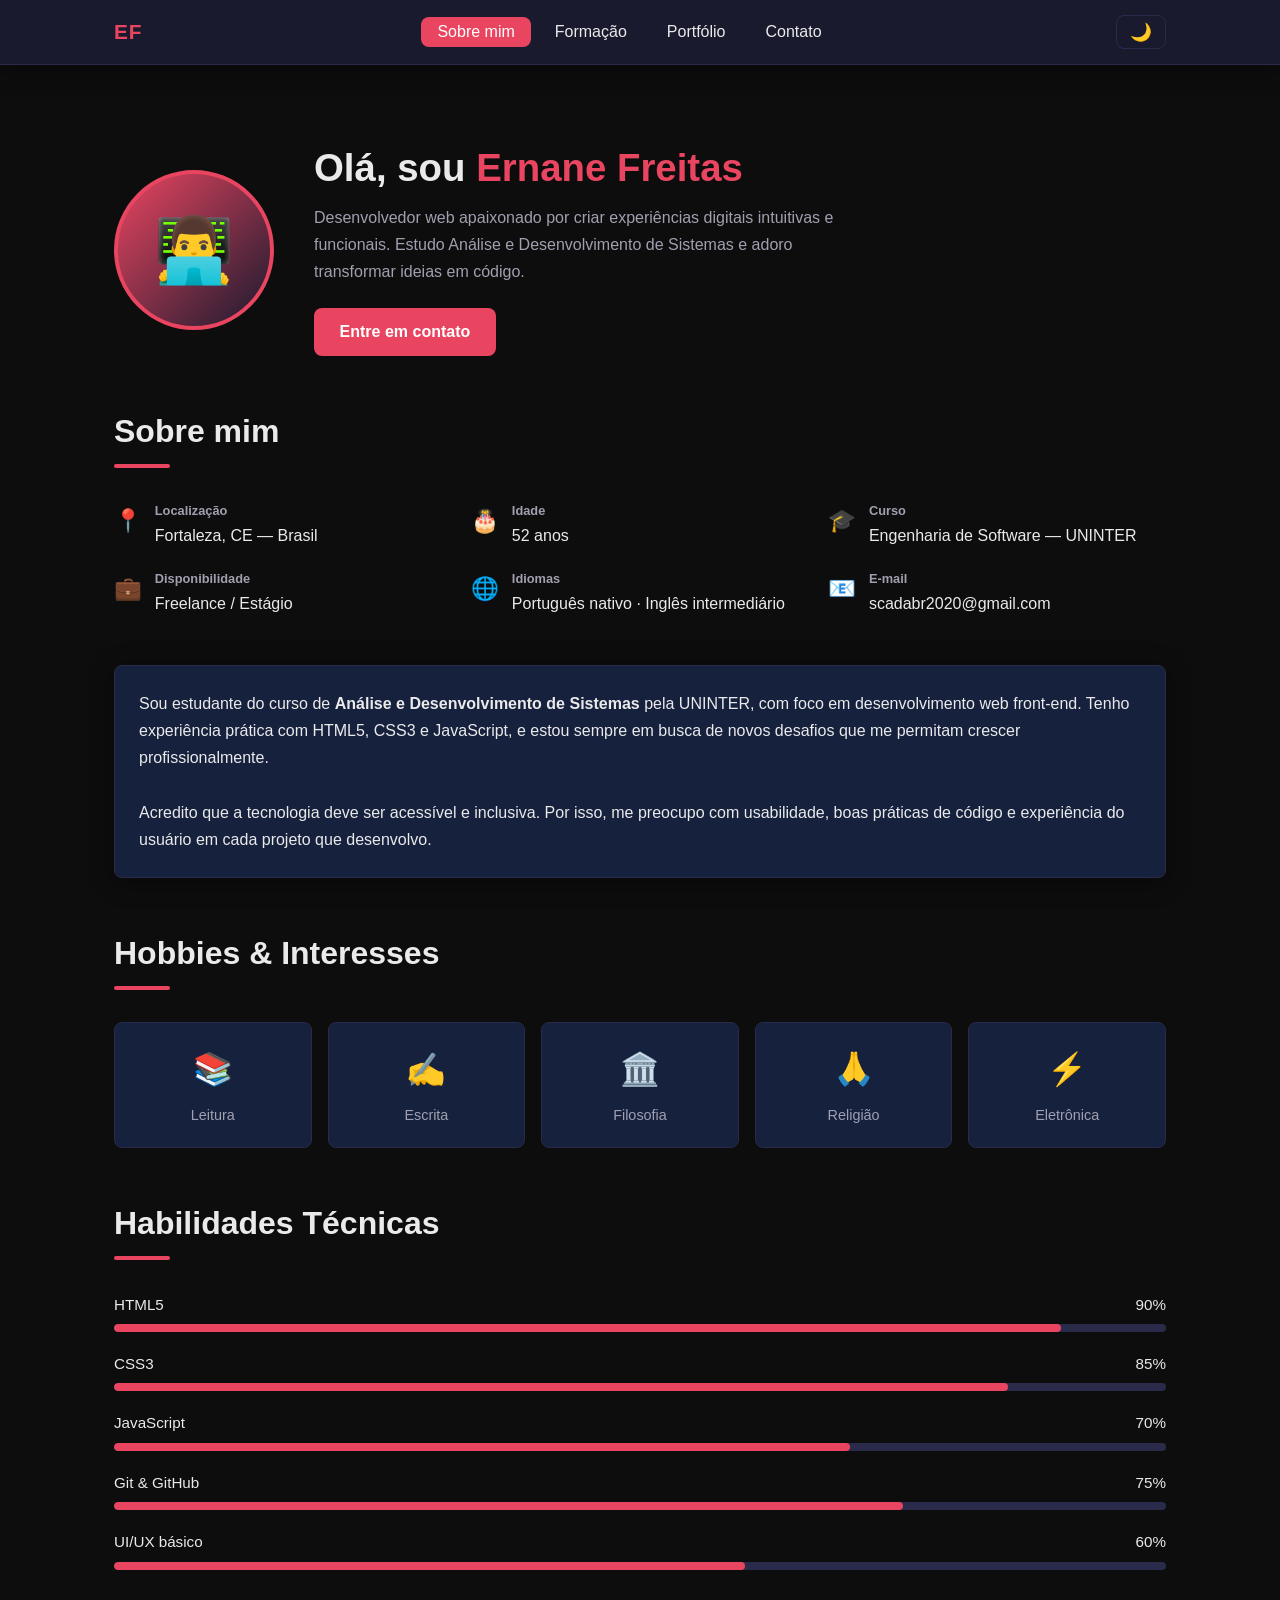
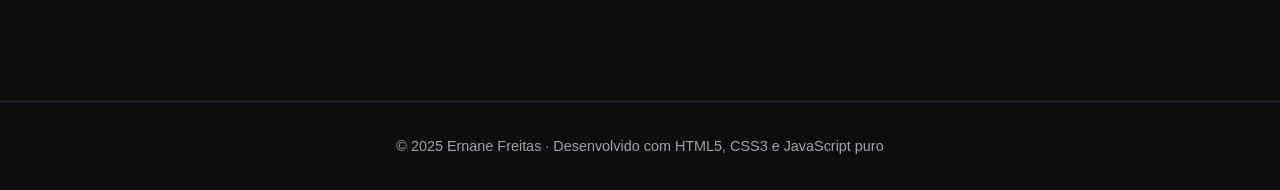
<file: index.html>
<!DOCTYPE html>
<html lang="pt-BR">
<head>
  <meta charset="UTF-8" />
  <meta name="viewport" content="width=device-width, initial-scale=1.0" />
  <title>Ernane Freitas — Sobre Mim</title>
  <link rel="stylesheet" href="style.css" />

  <!-- Estilos específicos desta página -->
  <style>
    /* --- Hero / apresentação --- */
    .hero {
      display: flex;
      align-items: center;
      gap: 2.5rem;
      padding: 2rem 0 3rem;
      flex-wrap: wrap;
    }

    .hero-avatar {
      width: 160px; height: 160px;
      border-radius: 50%;
      border: 4px solid var(--accent);
      object-fit: cover;
      /* Placeholder colorido quando não há imagem real */
      background: linear-gradient(135deg, var(--accent), var(--bg-secondary));
      display: flex; align-items: center; justify-content: center;
      font-size: 4rem;
      flex-shrink: 0;
    }

    .hero-text h1 {
      font-size: 2.4rem;
      font-weight: 800;
      line-height: 1.2;
    }

    .hero-text h1 span { color: var(--accent); }

    .hero-text p {
      color: var(--text-muted);
      margin: 0.8rem 0 1.4rem;
      max-width: 520px;
    }

    /* --- Grid de informações --- */
    .info-grid {
      display: grid;
      grid-template-columns: repeat(auto-fit, minmax(260px, 1fr));
      gap: 1.2rem;
      margin-bottom: 3rem;
    }

    .info-item {
      display: flex;
      align-items: flex-start;
      gap: 0.8rem;
    }

    .info-icon {
      font-size: 1.4rem;
      margin-top: 2px;
      flex-shrink: 0;
    }

    .info-item strong { display: block; font-size: 0.8rem; color: var(--text-muted); }
    .info-item span   { font-weight: 500; }

    /* --- Hobbies --- */
    .hobbies-grid {
      display: grid;
      grid-template-columns: repeat(auto-fit, minmax(150px, 1fr));
      gap: 1rem;
      margin-top: 1rem;
    }

    .hobby-card {
      background: var(--bg-card);
      border: 1px solid var(--border);
      border-radius: var(--radius);
      padding: 1.2rem;
      text-align: center;
      transition: border-color var(--transition), transform var(--transition);
    }
    .hobby-card:hover {
      border-color: var(--accent);
      transform: translateY(-4px);
    }

    .hobby-card span { font-size: 2rem; display: block; margin-bottom: 0.4rem; }
    .hobby-card p    { font-size: 0.9rem; color: var(--text-muted); }

    /* --- Habilidades / barra de progresso --- */
    .skills { margin-top: 3rem; }

    .skill-item { margin-bottom: 1.2rem; }
    .skill-label {
      display: flex;
      justify-content: space-between;
      font-weight: 500;
      margin-bottom: 0.4rem;
      font-size: 0.95rem;
    }

    .skill-bar {
      height: 8px;
      background: var(--border);
      border-radius: 4px;
      overflow: hidden;
    }

    .skill-fill {
      height: 100%;
      background: var(--accent);
      border-radius: 4px;
      width: 0; /* começa em 0 — animado pelo JS */
      transition: width 1s ease;
    }

    @media (max-width: 600px) {
      .hero-text h1 { font-size: 1.8rem; }
    }
  </style>
</head>
<body>

  <!-- ========== CABEÇALHO / MENU ========== -->
  <header>
    <nav>
      <span class="nav-logo">EF</span>

      <!-- Links de navegação — o mesmo em todas as páginas -->
      <ul class="nav-links" id="nav-links">
        <li><a href="index.html" class="active">Sobre mim</a></li>
        <li><a href="formacao.html">Formação</a></li>
        <li><a href="portfolio.html">Portfólio</a></li>
        <li><a href="contato.html">Contato</a></li>
      </ul>

      <div style="display:flex; gap:0.6rem; align-items:center;">
        <!-- Botão de alternância de tema claro/escuro -->
        <button id="theme-toggle" title="Alternar tema">🌙</button>
        <!-- Botão hambúrguer para mobile -->
        <button id="menu-toggle" aria-label="Abrir menu">☰</button>
      </div>
    </nav>
  </header>

  <!-- ========== CONTEÚDO PRINCIPAL ========== -->
  <main>

    <!-- Seção Hero -->
    <section class="hero">
      <!-- Avatar com emoji como placeholder -->
      <div class="hero-avatar" role="img" aria-label="Foto de Lucas Mendes">👨‍💻</div>

      <div class="hero-text">
        <h1>Olá, sou <span>Ernane Freitas</span></h1>
        <p>
          Desenvolvedor web apaixonado por criar experiências digitais
          intuitivas e funcionais. Estudo Análise e Desenvolvimento de Sistemas
          e adoro transformar ideias em código.
        </p>
        <a href="contato.html" class="btn">Entre em contato</a>
      </div>
    </section>

    <!-- Informações pessoais -->
    <section>
      <h2 class="section-title">Sobre mim</h2>

      <div class="info-grid">
        <div class="info-item">
          <span class="info-icon">📍</span>
          <div>
            <strong>Localização</strong>
            <span>Fortaleza, CE — Brasil</span>
          </div>
        </div>
        <div class="info-item">
          <span class="info-icon">🎂</span>
          <div>
            <strong>Idade</strong>
            <span>52 anos</span>
          </div>
        </div>
        <div class="info-item">
          <span class="info-icon">🎓</span>
          <div>
            <strong>Curso</strong>
            <span>Engenharia de Software — UNINTER</span>
          </div>
        </div>
        <div class="info-item">
          <span class="info-icon">💼</span>
          <div>
            <strong>Disponibilidade</strong>
            <span>Freelance / Estágio</span>
          </div>
        </div>
        <div class="info-item">
          <span class="info-icon">🌐</span>
          <div>
            <strong>Idiomas</strong>
            <span>Português nativo · Inglês intermediário</span>
          </div>
        </div>
        <div class="info-item">
          <span class="info-icon">📧</span>
          <div>
            <strong>E-mail</strong>
            <span>scadabr2020@gmail.com</span>
          </div>
        </div>
      </div>

      <!-- Parágrafo de apresentação -->
      <div class="card">
        <p>
          Sou estudante do curso de <strong>Análise e Desenvolvimento de Sistemas</strong>
          pela UNINTER, com foco em desenvolvimento web front-end. Tenho experiência prática
          com HTML5, CSS3 e JavaScript, e estou sempre em busca de novos desafios que me
          permitam crescer profissionalmente.
        </p>
        <br>
        <p>
          Acredito que a tecnologia deve ser acessível e inclusiva. Por isso, me preocupo
          com usabilidade, boas práticas de código e experiência do usuário em cada projeto
          que desenvolvo.
        </p>
      </div>
    </section>

    <!-- Hobbies -->
    <section style="margin-top:3rem;">
      <h2 class="section-title">Hobbies & Interesses</h2>

      <div class="hobbies-grid">
        <div class="hobby-card">
          <span>📚</span>
          <p>Leitura</p>
        </div>
        <div class="hobby-card">
          <span>✍️</span>
          <p>Escrita</p>
        </div>
        <div class="hobby-card">
          <span>🏛️</span>
          <p>Filosofia</p>
        </div>
        <div class="hobby-card">
          <span>🙏</span>
          <p>Religião</p>
        </div>
        <div class="hobby-card">
          <span>⚡</span>
          <p>Eletrônica</p>
        </div>
      </div>
    </section>

    <!-- Habilidades técnicas com barra animada -->
    <section class="skills">
      <h2 class="section-title">Habilidades Técnicas</h2>

      <div class="skill-item">
        <div class="skill-label"><span>HTML5</span><span>90%</span></div>
        <div class="skill-bar"><div class="skill-fill" data-width="90"></div></div>
      </div>

      <div class="skill-item">
        <div class="skill-label"><span>CSS3</span><span>85%</span></div>
        <div class="skill-bar"><div class="skill-fill" data-width="85"></div></div>
      </div>

      <div class="skill-item">
        <div class="skill-label"><span>JavaScript</span><span>70%</span></div>
        <div class="skill-bar"><div class="skill-fill" data-width="70"></div></div>
      </div>

      <div class="skill-item">
        <div class="skill-label"><span>Git & GitHub</span><span>75%</span></div>
        <div class="skill-bar"><div class="skill-fill" data-width="75"></div></div>
      </div>

      <div class="skill-item">
        <div class="skill-label"><span>UI/UX básico</span><span>60%</span></div>
        <div class="skill-bar"><div class="skill-fill" data-width="60"></div></div>
      </div>
    </section>

  </main>

  <!-- ========== RODAPÉ ========== -->
  <footer>
    <p>© 2025 Ernane Freitas · Desenvolvido com HTML5, CSS3 e JavaScript puro</p>
  </footer>

  <!-- ========== SCRIPTS ========== -->
  <script src="main.js"></script>

  <script>
    /*
     * Animação das barras de habilidade:
     * Usa IntersectionObserver para acionar a animação
     * apenas quando a seção entra na viewport.
     */
    const fills = document.querySelectorAll('.skill-fill');

    const observer = new IntersectionObserver((entries) => {
      entries.forEach(entry => {
        if (entry.isIntersecting) {
          const el = entry.target;
          el.style.width = el.dataset.width + '%';
          observer.unobserve(el); // anima apenas uma vez
        }
      });
    }, { threshold: 0.3 });

    fills.forEach(f => observer.observe(f));
  </script>

</body>
</html>
</file>
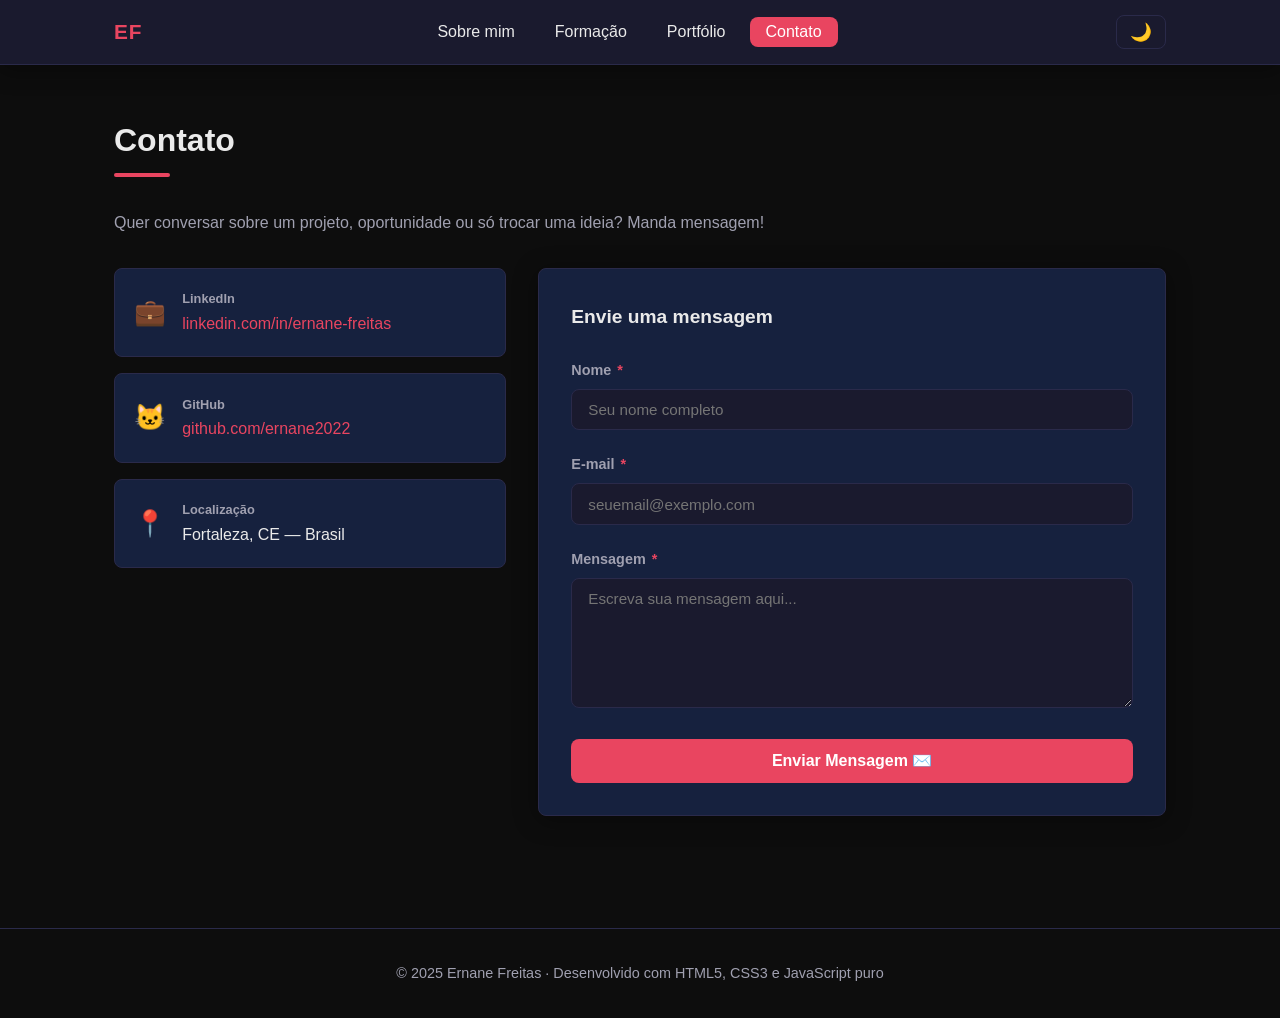
<file: contato.html>
<!DOCTYPE html>
<html lang="pt-BR">
<head>
  <meta charset="UTF-8" />
  <meta name="viewport" content="width=device-width, initial-scale=1.0" />
  <title>Ernane Freitas — Contato</title>
  <link rel="stylesheet" href="style.css" />

  <style>
    .contact-grid {
      display: grid;
      grid-template-columns: 1fr 1.6fr;
      gap: 2rem;
      align-items: start;
    }

    @media (max-width: 768px) {
      .contact-grid { grid-template-columns: 1fr; }
    }

    .contact-info { display: flex; flex-direction: column; gap: 1rem; }

    .contact-item {
      background: var(--bg-card);
      border: 1px solid var(--border);
      border-radius: var(--radius);
      padding: 1.2rem;
      display: flex;
      align-items: center;
      gap: 1rem;
      transition: border-color var(--transition);
    }
    .contact-item:hover { border-color: var(--accent); }

    .contact-item-icon { font-size: 1.6rem; flex-shrink: 0; }
    .contact-item-info strong { display: block; font-size: 0.8rem; color: var(--text-muted); }
    .contact-item-info span   { font-weight: 500; }

    .form-card {
      background: var(--bg-card);
      border: 1px solid var(--border);
      border-radius: var(--radius);
      padding: 2rem;
      box-shadow: var(--shadow);
    }

    .form-group { margin-bottom: 1.4rem; }

    label {
      display: block;
      font-size: 0.9rem;
      font-weight: 600;
      margin-bottom: 0.4rem;
      color: var(--text-muted);
    }

    label .required { color: var(--accent); margin-left: 2px; }

    input[type="text"],
    input[type="email"],
    textarea {
      width: 100%;
      background: var(--bg-secondary);
      border: 1px solid var(--border);
      border-radius: var(--radius);
      padding: 0.7rem 1rem;
      color: var(--text-primary);
      font-family: var(--font-main);
      font-size: 0.95rem;
      transition: border-color var(--transition), box-shadow var(--transition);
      outline: none;
    }

    input[type="text"]:focus,
    input[type="email"]:focus,
    textarea:focus {
      border-color: var(--accent);
      box-shadow: 0 0 0 3px rgba(233,69,96,0.2);
    }

    input.error, textarea.error {
      border-color: var(--error) !important;
      box-shadow: 0 0 0 3px rgba(248,113,113,0.2) !important;
    }

    textarea { resize: vertical; min-height: 130px; }

    .field-error {
      display: none;
      color: var(--error);
      font-size: 0.82rem;
      margin-top: 0.3rem;
    }

    .btn-full { width: 100%; padding: 0.8rem; font-size: 1rem; }

    .modal-overlay {
      display: none;
      position: fixed;
      inset: 0;
      background: rgba(0,0,0,0.65);
      z-index: 200;
      align-items: center;
      justify-content: center;
    }

    .modal-overlay.show { display: flex; }

    .modal-box {
      background: var(--bg-card);
      border: 1px solid var(--border);
      border-radius: var(--radius);
      padding: 2.5rem;
      max-width: 420px;
      width: 90%;
      text-align: center;
      box-shadow: var(--shadow);
      animation: scaleIn 0.25s ease;
    }

    @keyframes scaleIn {
      from { transform: scale(0.85); opacity: 0; }
      to   { transform: scale(1);    opacity: 1; }
    }

    .modal-icon  { font-size: 3.5rem; margin-bottom: 1rem; }
    .modal-title { font-size: 1.4rem; font-weight: 700; margin-bottom: 0.5rem; }
    .modal-text  { color: var(--text-muted); margin-bottom: 1.5rem; }
  </style>
</head>
<body>

  <!-- ========== MENU ========== -->
  <header>
    <nav>
      <span class="nav-logo">EF</span>
      <ul class="nav-links" id="nav-links">
        <li><a href="index.html">Sobre mim</a></li>
        <li><a href="formacao.html">Formação</a></li>
        <li><a href="portfolio.html">Portfólio</a></li>
        <li><a href="contato.html" class="active">Contato</a></li>
      </ul>
      <div style="display:flex; gap:0.6rem; align-items:center;">
        <button id="theme-toggle" title="Alternar tema">🌙</button>
        <button id="menu-toggle" aria-label="Abrir menu">☰</button>
      </div>
    </nav>
  </header>

  <!-- ========== CONTEÚDO ========== -->
  <main>
    <h2 class="section-title">Contato</h2>
    <p style="color:var(--text-muted); margin-bottom:2rem;">
      Quer conversar sobre um projeto, oportunidade ou só trocar uma ideia? Manda mensagem!
    </p>

    <div class="contact-grid">

      <!-- Coluna esquerda: apenas LinkedIn e GitHub -->
      <div class="contact-info">
        <div class="contact-item">
          <span class="contact-item-icon">💼</span>
          <div class="contact-item-info">
            <strong>LinkedIn</strong>
            <span><a href="https://www.linkedin.com/in/ernane-freitas-473609228/" target="_blank" rel="noopener">linkedin.com/in/ernane-freitas</a></span>
          </div>
        </div>
        <div class="contact-item">
          <span class="contact-item-icon">🐱</span>
          <div class="contact-item-info">
            <strong>GitHub</strong>
            <span><a href="https://github.com/ernane2022" target="_blank" rel="noopener">github.com/ernane2022</a></span>
          </div>
        </div>
        <div class="contact-item">
          <span class="contact-item-icon">📍</span>
          <div class="contact-item-info">
            <strong>Localização</strong>
            <span>Fortaleza, CE — Brasil</span>
          </div>
        </div>
      </div>

      <!-- Coluna direita: formulário -->
      <div class="form-card">
        <h3 style="margin-bottom:1.5rem; font-size:1.2rem;">Envie uma mensagem</h3>

        <form id="contact-form" action="https://formspree.io/f/xeedrowe" method="POST" novalidate>

          <div class="form-group">
            <label for="nome">Nome <span class="required">*</span></label>
            <input type="text" id="nome" name="nome" placeholder="Seu nome completo" autocomplete="name" />
            <span class="field-error" id="erro-nome">Por favor, informe seu nome.</span>
          </div>

          <div class="form-group">
            <label for="email">E-mail <span class="required">*</span></label>
            <input type="email" id="email" name="email" placeholder="seuemail@exemplo.com" autocomplete="email" />
            <span class="field-error" id="erro-email">Informe um e-mail válido (ex: usuario@dominio.com).</span>
          </div>

          <div class="form-group">
            <label for="mensagem">Mensagem <span class="required">*</span></label>
            <textarea id="mensagem" name="mensagem" placeholder="Escreva sua mensagem aqui..."></textarea>
            <span class="field-error" id="erro-mensagem">A mensagem não pode ficar em branco.</span>
          </div>

          <button type="submit" class="btn btn-full">Enviar Mensagem ✉️</button>

        </form>
      </div>

    </div>
  </main>

  <footer>
    <p>© 2025 Ernane Freitas · Desenvolvido com HTML5, CSS3 e JavaScript puro</p>
  </footer>

  <!-- Modal de confirmação -->
  <div class="modal-overlay" id="modal" role="dialog" aria-modal="true" aria-labelledby="modal-title">
    <div class="modal-box">
      <div class="modal-icon">✅</div>
      <h3 class="modal-title" id="modal-title">Mensagem enviada!</h3>
      <p class="modal-text">
        Obrigado pelo contato, <strong id="modal-nome"></strong>!<br>
        Responderei em breve.
      </p>
      <button class="btn" id="modal-close">Fechar</button>
    </div>
  </div>

  <script src="main.js"></script>

  <script>
    const form       = document.getElementById('contact-form');
    const modal      = document.getElementById('modal');
    const modalClose = document.getElementById('modal-close');
    const modalNome  = document.getElementById('modal-nome');

    function emailValido(v) {
      return /^[^\s@]+@[^\s@]+\.[^\s@]+$/.test(v.trim());
    }

    function setError(input, erroId, show) {
      const erroEl = document.getElementById(erroId);
      if (show) {
        input.classList.add('error');
        erroEl.style.display = 'block';
      } else {
        input.classList.remove('error');
        erroEl.style.display = 'none';
      }
    }

    ['nome','email','mensagem'].forEach(id => {
      document.getElementById(id).addEventListener('input', function () {
        setError(this, 'erro-' + id, false);
      });
    });

    form.addEventListener('submit', async function (e) {
      e.preventDefault();

      const nome      = document.getElementById('nome');
      const email     = document.getElementById('email');
      const mensagem  = document.getElementById('mensagem');
      const btnEnviar = form.querySelector('button[type="submit"]');

      let valido = true;

      if (nome.value.trim() === '') { setError(nome, 'erro-nome', true); valido = false; }
      if (!emailValido(email.value)) { setError(email, 'erro-email', true); valido = false; }
      if (mensagem.value.trim() === '') { setError(mensagem, 'erro-mensagem', true); valido = false; }

      if (!valido) return;

      btnEnviar.disabled    = true;
      btnEnviar.textContent = 'Enviando...';

      try {
        const resposta = await fetch(form.action, {
          method:  'POST',
          headers: { 'Accept': 'application/json' },
          body:    new FormData(form)
        });

        if (resposta.ok) {
          modalNome.textContent = nome.value.trim();
          form.reset();
          modal.classList.add('show');
        } else {
          const dados = await resposta.json();
          const msg   = dados?.errors?.map(err => err.message).join(', ') || 'Erro ao enviar. Tente novamente.';
          alert('❌ ' + msg);
        }
      } catch (erro) {
        alert('❌ Não foi possível conectar. Verifique sua internet e tente novamente.');
      } finally {
        btnEnviar.disabled    = false;
        btnEnviar.textContent = 'Enviar Mensagem ✉️';
      }
    });

    modalClose.addEventListener('click', () => modal.classList.remove('show'));
    modal.addEventListener('click', (e) => { if (e.target === modal) modal.classList.remove('show'); });
  </script>

</body>
</html>
</file>
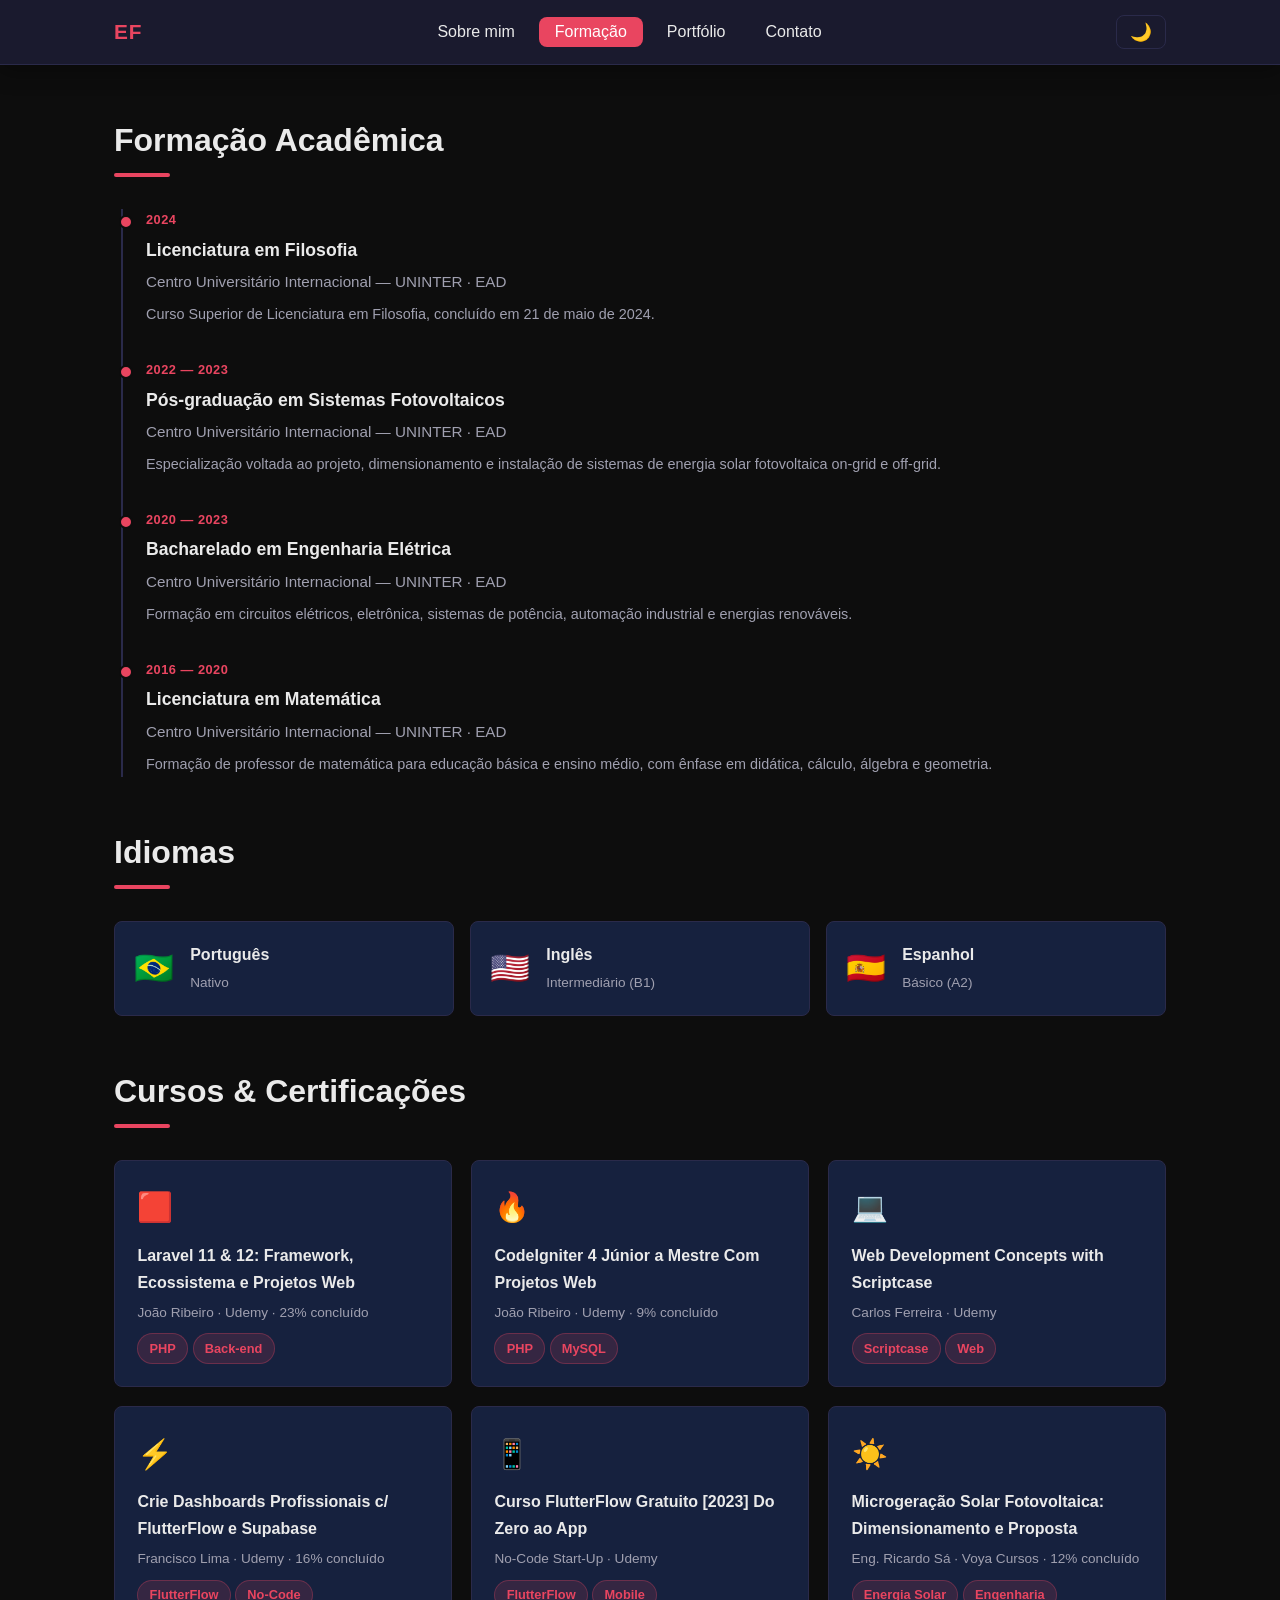
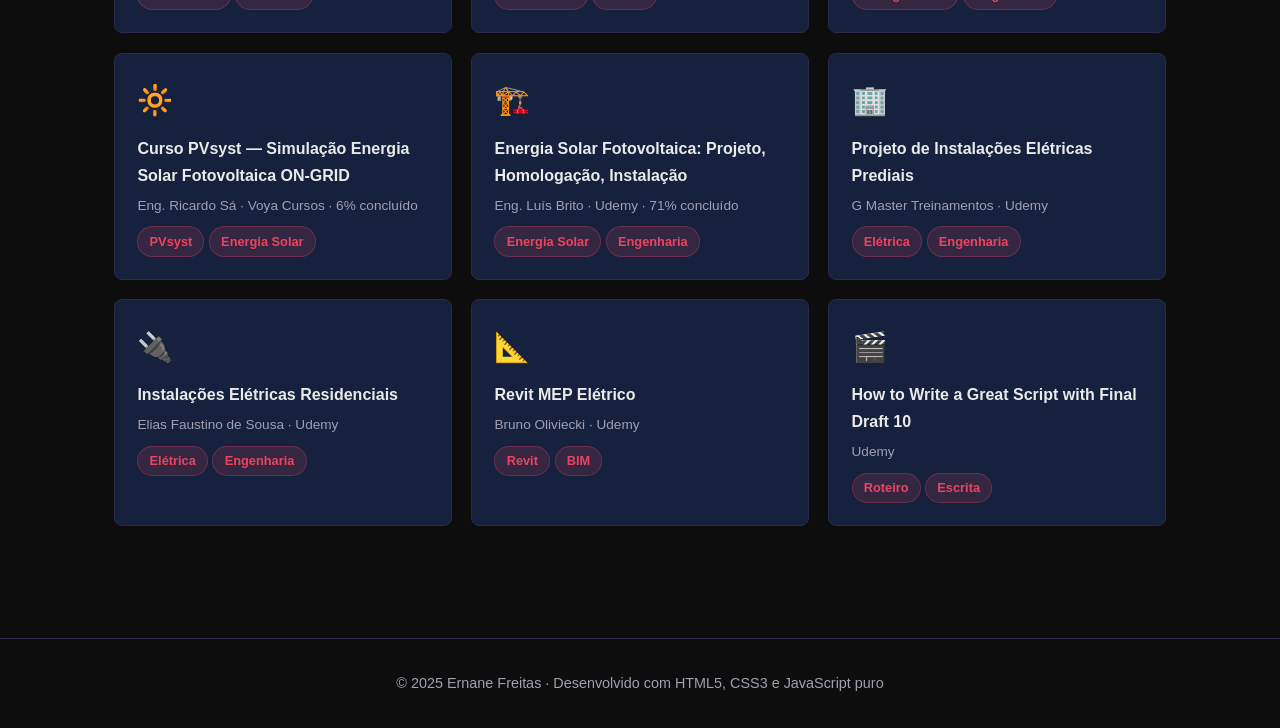
<file: formacao.html>
<!DOCTYPE html>
<html lang="pt-BR">
<head>
  <meta charset="UTF-8" />
  <meta name="viewport" content="width=device-width, initial-scale=1.0" />
  <title>Lucas Mendes — Formação</title>
  <link rel="stylesheet" href="style.css" />

  <style>
    /* --- Timeline de formação --- */
    .timeline {
      position: relative;
      padding-left: 2rem;
      margin-bottom: 3rem;
    }

    /* Linha vertical da timeline */
    .timeline::before {
      content: '';
      position: absolute;
      left: 7px; top: 0; bottom: 0;
      width: 2px;
      background: var(--border);
    }

    .timeline-item {
      position: relative;
      margin-bottom: 2rem;
    }

    /* Bolinha marcadora */
    .timeline-item::before {
      content: '';
      position: absolute;
      left: -1.7rem; top: 6px;
      width: 14px; height: 14px;
      background: var(--accent);
      border-radius: 50%;
      border: 2px solid var(--bg-primary);
    }

    .timeline-date {
      font-size: 0.8rem;
      color: var(--accent);
      font-weight: 600;
      margin-bottom: 0.3rem;
      text-transform: uppercase;
      letter-spacing: 0.5px;
    }

    .timeline-title {
      font-size: 1.1rem;
      font-weight: 700;
      margin-bottom: 0.2rem;
    }

    .timeline-sub {
      color: var(--text-muted);
      font-size: 0.95rem;
      margin-bottom: 0.5rem;
    }

    .timeline-desc {
      font-size: 0.9rem;
      color: var(--text-muted);
    }

    /* --- Grid de idiomas --- */
    .lang-grid {
      display: grid;
      grid-template-columns: repeat(auto-fit, minmax(200px, 1fr));
      gap: 1rem;
      margin-top: 1rem;
    }

    .lang-card {
      background: var(--bg-card);
      border: 1px solid var(--border);
      border-radius: var(--radius);
      padding: 1.2rem;
      display: flex;
      align-items: center;
      gap: 1rem;
      transition: border-color var(--transition);
    }
    .lang-card:hover { border-color: var(--accent); }

    .lang-flag { font-size: 2rem; }

    .lang-info strong { display: block; font-weight: 700; }
    .lang-info span   { font-size: 0.85rem; color: var(--text-muted); }

    /* --- Grid de cursos --- */
    .courses-grid {
      display: grid;
      grid-template-columns: repeat(auto-fit, minmax(280px, 1fr));
      gap: 1.2rem;
      margin-top: 1rem;
    }

    .course-card {
      background: var(--bg-card);
      border: 1px solid var(--border);
      border-radius: var(--radius);
      padding: 1.4rem;
      transition: border-color var(--transition), transform var(--transition);
    }
    .course-card:hover {
      border-color: var(--accent);
      transform: translateY(-4px);
    }

    .course-icon  { font-size: 1.8rem; margin-bottom: 0.6rem; }
    .course-title { font-weight: 700; margin-bottom: 0.3rem; }
    .course-meta  { font-size: 0.85rem; color: var(--text-muted); margin-bottom: 0.6rem; }
  </style>
</head>
<body>

  <!-- ========== MENU (idêntico em todas as páginas) ========== -->
  <header>
    <nav>
      <span class="nav-logo">EF</span>
      <ul class="nav-links" id="nav-links">
        <li><a href="index.html">Sobre mim</a></li>
        <li><a href="formacao.html" class="active">Formação</a></li>
        <li><a href="portfolio.html">Portfólio</a></li>
        <li><a href="contato.html">Contato</a></li>
      </ul>
      <div style="display:flex; gap:0.6rem; align-items:center;">
        <button id="theme-toggle" title="Alternar tema">🌙</button>
        <button id="menu-toggle" aria-label="Abrir menu">☰</button>
      </div>
    </nav>
  </header>

  <!-- ========== CONTEÚDO ========== -->
  <main>

    <!-- Formação acadêmica em timeline -->
    <section>
      <h2 class="section-title">Formação Acadêmica</h2>

      <div class="timeline">

        <div class="timeline-item">
          <p class="timeline-date">2024</p>
          <p class="timeline-title">Licenciatura em Filosofia</p>
          <p class="timeline-sub">Centro Universitário Internacional — UNINTER · EAD</p>
          <p class="timeline-desc">
            Curso Superior de Licenciatura em Filosofia, concluído em 21 de maio de 2024.
          </p>
        </div>

        <div class="timeline-item">
          <p class="timeline-date">2022 — 2023</p>
          <p class="timeline-title">Pós-graduação em Sistemas Fotovoltaicos</p>
          <p class="timeline-sub">Centro Universitário Internacional — UNINTER · EAD</p>
          <p class="timeline-desc">
            Especialização voltada ao projeto, dimensionamento e instalação de sistemas
            de energia solar fotovoltaica on-grid e off-grid.
          </p>
        </div>

        <div class="timeline-item">
          <p class="timeline-date">2020 — 2023</p>
          <p class="timeline-title">Bacharelado em Engenharia Elétrica</p>
          <p class="timeline-sub">Centro Universitário Internacional — UNINTER · EAD</p>
          <p class="timeline-desc">
            Formação em circuitos elétricos, eletrônica, sistemas de potência,
            automação industrial e energias renováveis.
          </p>
        </div>

        <div class="timeline-item">
          <p class="timeline-date">2016 — 2020</p>
          <p class="timeline-title">Licenciatura em Matemática</p>
          <p class="timeline-sub">Centro Universitário Internacional — UNINTER · EAD</p>
          <p class="timeline-desc">
            Formação de professor de matemática para educação básica e ensino médio,
            com ênfase em didática, cálculo, álgebra e geometria.
          </p>
        </div>

      </div>
    </section>

    <!-- Idiomas -->
    <section>
      <h2 class="section-title">Idiomas</h2>

      <div class="lang-grid">
        <div class="lang-card">
          <span class="lang-flag">🇧🇷</span>
          <div class="lang-info">
            <strong>Português</strong>
            <span>Nativo</span>
          </div>
        </div>
        <div class="lang-card">
          <span class="lang-flag">🇺🇸</span>
          <div class="lang-info">
            <strong>Inglês</strong>
            <span>Intermediário (B1)</span>
          </div>
        </div>
        <div class="lang-card">
          <span class="lang-flag">🇪🇸</span>
          <div class="lang-info">
            <strong>Espanhol</strong>
            <span>Básico (A2)</span>
          </div>
        </div>
      </div>
    </section>

    <!-- Cursos complementares -->
    <section style="margin-top:3rem;">
      <h2 class="section-title">Cursos & Certificações</h2>

      <div class="courses-grid">

        <div class="course-card">
          <div class="course-icon">🟥</div>
          <p class="course-title">Laravel 11 & 12: Framework, Ecossistema e Projetos Web</p>
          <p class="course-meta">João Ribeiro · Udemy · 23% concluído</p>
          <span class="tag">PHP</span> <span class="tag">Back-end</span>
        </div>

        <div class="course-card">
          <div class="course-icon">🔥</div>
          <p class="course-title">CodeIgniter 4 Júnior a Mestre Com Projetos Web</p>
          <p class="course-meta">João Ribeiro · Udemy · 9% concluído</p>
          <span class="tag">PHP</span> <span class="tag">MySQL</span>
        </div>

        <div class="course-card">
          <div class="course-icon">💻</div>
          <p class="course-title">Web Development Concepts with Scriptcase</p>
          <p class="course-meta">Carlos Ferreira · Udemy</p>
          <span class="tag">Scriptcase</span> <span class="tag">Web</span>
        </div>

        <div class="course-card">
          <div class="course-icon">⚡</div>
          <p class="course-title">Crie Dashboards Profissionais c/ FlutterFlow e Supabase</p>
          <p class="course-meta">Francisco Lima · Udemy · 16% concluído</p>
          <span class="tag">FlutterFlow</span> <span class="tag">No-Code</span>
        </div>

        <div class="course-card">
          <div class="course-icon">📱</div>
          <p class="course-title">Curso FlutterFlow Gratuito [2023] Do Zero ao App</p>
          <p class="course-meta">No-Code Start-Up · Udemy</p>
          <span class="tag">FlutterFlow</span> <span class="tag">Mobile</span>
        </div>

        <div class="course-card">
          <div class="course-icon">☀️</div>
          <p class="course-title">Microgeração Solar Fotovoltaica: Dimensionamento e Proposta</p>
          <p class="course-meta">Eng. Ricardo Sá · Voya Cursos · 12% concluído</p>
          <span class="tag">Energia Solar</span> <span class="tag">Engenharia</span>
        </div>

        <div class="course-card">
          <div class="course-icon">🔆</div>
          <p class="course-title">Curso PVsyst — Simulação Energia Solar Fotovoltaica ON-GRID</p>
          <p class="course-meta">Eng. Ricardo Sá · Voya Cursos · 6% concluído</p>
          <span class="tag">PVsyst</span> <span class="tag">Energia Solar</span>
        </div>

        <div class="course-card">
          <div class="course-icon">🏗️</div>
          <p class="course-title">Energia Solar Fotovoltaica: Projeto, Homologação, Instalação</p>
          <p class="course-meta">Eng. Luís Brito · Udemy · 71% concluído</p>
          <span class="tag">Energia Solar</span> <span class="tag">Engenharia</span>
        </div>

        <div class="course-card">
          <div class="course-icon">🏢</div>
          <p class="course-title">Projeto de Instalações Elétricas Prediais</p>
          <p class="course-meta">G Master Treinamentos · Udemy</p>
          <span class="tag">Elétrica</span> <span class="tag">Engenharia</span>
        </div>

        <div class="course-card">
          <div class="course-icon">🔌</div>
          <p class="course-title">Instalações Elétricas Residenciais</p>
          <p class="course-meta">Elias Faustino de Sousa · Udemy</p>
          <span class="tag">Elétrica</span> <span class="tag">Engenharia</span>
        </div>

        <div class="course-card">
          <div class="course-icon">📐</div>
          <p class="course-title">Revit MEP Elétrico</p>
          <p class="course-meta">Bruno Oliviecki · Udemy</p>
          <span class="tag">Revit</span> <span class="tag">BIM</span>
        </div>

        <div class="course-card">
          <div class="course-icon">🎬</div>
          <p class="course-title">How to Write a Great Script with Final Draft 10</p>
          <p class="course-meta">Udemy</p>
          <span class="tag">Roteiro</span> <span class="tag">Escrita</span>
        </div>

      </div>
    </section>

  </main>

  <footer>
    <p>© 2025 Ernane Freitas · Desenvolvido com HTML5, CSS3 e JavaScript puro</p>
  </footer>

  <script src="main.js"></script>
</body>
</html>
</file>
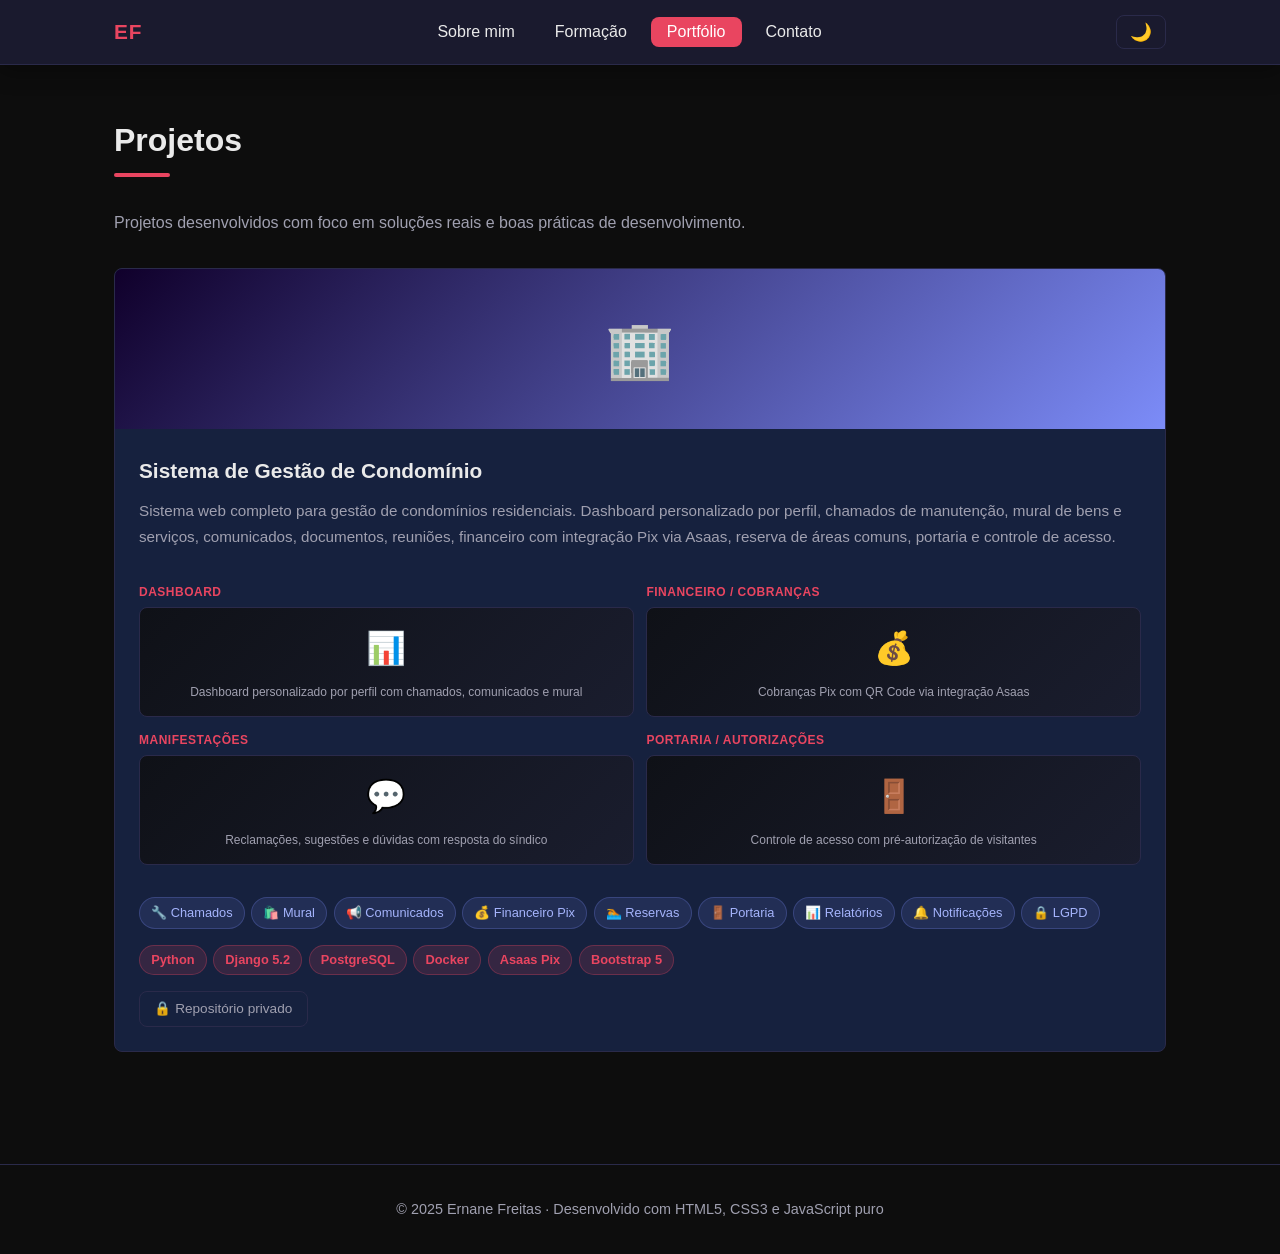
<file: portfolio.html>
<!DOCTYPE html>
<html lang="pt-BR">
<head>
  <meta charset="UTF-8" />
  <meta name="viewport" content="width=device-width, initial-scale=1.0" />
  <title>Ernane — Portfólio</title>
  <link rel="stylesheet" href="style.css" />

  <style>
    /* --- Grid de projetos --- */
    .projects-grid {
      display: grid;
      grid-template-columns: 1fr;
      gap: 1.5rem;
    }

    /* --- Card em destaque (projeto principal) --- */
    .project-card {
      background: var(--bg-card);
      border: 1px solid var(--border);
      border-radius: var(--radius);
      overflow: hidden;
      display: flex;
      flex-direction: column;
      transition: transform var(--transition), border-color var(--transition);
    }
    .project-card:hover {
      transform: translateY(-6px);
      border-color: var(--accent);
    }

    .project-thumb {
      height: 160px;
      display: flex;
      align-items: center;
      justify-content: center;
      font-size: 3.5rem;
    }

    .project-body {
      padding: 1.5rem;
      flex: 1;
      display: flex;
      flex-direction: column;
    }

    .project-title {
      font-size: 1.3rem;
      font-weight: 700;
      margin-bottom: 0.6rem;
    }

    .project-desc {
      font-size: 0.95rem;
      color: var(--text-muted);
      margin-bottom: 1rem;
      line-height: 1.7;
    }

    /* Grid de screenshots 2x2 */
    .screenshot-grid {
      display: grid;
      grid-template-columns: repeat(2, 1fr);
      gap: 0.8rem;
      margin: 1rem 0;
    }

    .screenshot-item { display: flex; flex-direction: column; gap: 0.3rem; }

    .screenshot-label {
      font-size: 0.75rem;
      font-weight: 600;
      color: var(--accent);
      text-transform: uppercase;
      letter-spacing: 0.5px;
    }

    .screenshot-placeholder {
      border-radius: var(--radius);
      border: 1px solid var(--border);
      height: 110px;
      display: flex;
      flex-direction: column;
      align-items: center;
      justify-content: center;
      gap: 0.4rem;
      padding: 0.8rem;
      text-align: center;
    }

    .screenshot-placeholder span { font-size: 2rem; }
    .screenshot-placeholder small { font-size: 0.75rem; color: var(--text-muted); }

    /* Badges de funcionalidades */
    .project-features {
      display: flex;
      flex-wrap: wrap;
      gap: 0.4rem;
      margin-top: 1rem;
    }

    .feature-item {
      background: rgba(124,140,248,0.12);
      border: 1px solid rgba(124,140,248,0.25);
      color: #a5b4fc;
      padding: 0.25rem 0.7rem;
      border-radius: 20px;
      font-size: 0.8rem;
      font-weight: 500;
    }

    .project-tags {
      display: flex;
      flex-wrap: wrap;
      gap: 0.4rem;
      margin-top: 1rem;
    }

    .project-links {
      display: flex;
      gap: 0.8rem;
      margin-top: 1rem;
    }

    .project-links a {
      font-size: 0.85rem;
      font-weight: 600;
      padding: 0.35rem 0.9rem;
      border-radius: var(--radius);
      border: 1px solid var(--accent);
      transition: background var(--transition);
    }
    .project-links a:hover { background: var(--accent); color: #fff; }

    @media (max-width: 600px) {
      .screenshot-grid { grid-template-columns: 1fr; }
    }
  </style>
</head>
<body>

  <!-- ========== MENU ========== -->
  <header>
    <nav>
      <span class="nav-logo">EF</span>
      <ul class="nav-links" id="nav-links">
        <li><a href="index.html">Sobre mim</a></li>
        <li><a href="formacao.html">Formação</a></li>
        <li><a href="portfolio.html" class="active">Portfólio</a></li>
        <li><a href="contato.html">Contato</a></li>
      </ul>
      <div style="display:flex; gap:0.6rem; align-items:center;">
        <button id="theme-toggle" title="Alternar tema">🌙</button>
        <button id="menu-toggle" aria-label="Abrir menu">☰</button>
      </div>
    </nav>
  </header>

  <!-- ========== CONTEÚDO ========== -->
  <main>

    <h2 class="section-title">Projetos</h2>
    <p style="color:var(--text-muted); margin-bottom:2rem;">
      Projetos desenvolvidos com foco em soluções reais e boas práticas de desenvolvimento.
    </p>

    <!-- Grid de projetos -->
    <div class="projects-grid" id="projects-grid">

      <!-- Sistema de Gestão de Condomínio -->
      <article class="project-card">
        <div class="project-thumb" style="background: linear-gradient(135deg,#10002b,#7c8cf8);">🏢</div>
        <div class="project-body">
          <h3 class="project-title">Sistema de Gestão de Condomínio</h3>
          <p class="project-desc">
            Sistema web completo para gestão de condomínios residenciais. Dashboard
            personalizado por perfil, chamados de manutenção, mural de bens e serviços,
            comunicados, documentos, reuniões, financeiro com integração Pix via Asaas,
            reserva de áreas comuns, portaria e controle de acesso.
          </p>

          <!-- Prints do sistema -->
          <div class="screenshot-grid">

            <div class="screenshot-item">
              <div class="screenshot-label">Dashboard</div>
              <div class="screenshot-placeholder" style="background:linear-gradient(135deg,#0f1117,#1a1d2e);">
                <span>📊</span>
                <small>Dashboard personalizado por perfil com chamados, comunicados e mural</small>
              </div>
            </div>

            <div class="screenshot-item">
              <div class="screenshot-label">Financeiro / Cobranças</div>
              <div class="screenshot-placeholder" style="background:linear-gradient(135deg,#0f1117,#1a1d2e);">
                <span>💰</span>
                <small>Cobranças Pix com QR Code via integração Asaas</small>
              </div>
            </div>

            <div class="screenshot-item">
              <div class="screenshot-label">Manifestações</div>
              <div class="screenshot-placeholder" style="background:linear-gradient(135deg,#0f1117,#1a1d2e);">
                <span>💬</span>
                <small>Reclamações, sugestões e dúvidas com resposta do síndico</small>
              </div>
            </div>

            <div class="screenshot-item">
              <div class="screenshot-label">Portaria / Autorizações</div>
              <div class="screenshot-placeholder" style="background:linear-gradient(135deg,#0f1117,#1a1d2e);">
                <span>🚪</span>
                <small>Controle de acesso com pré-autorização de visitantes</small>
              </div>
            </div>

          </div>

          <!-- Funcionalidades principais -->
          <div class="project-features">
            <span class="feature-item">🔧 Chamados</span>
            <span class="feature-item">🛍️ Mural</span>
            <span class="feature-item">📢 Comunicados</span>
            <span class="feature-item">💰 Financeiro Pix</span>
            <span class="feature-item">🏊 Reservas</span>
            <span class="feature-item">🚪 Portaria</span>
            <span class="feature-item">📊 Relatórios</span>
            <span class="feature-item">🔔 Notificações</span>
            <span class="feature-item">🔒 LGPD</span>
          </div>

          <div class="project-tags">
            <span class="tag">Python</span>
            <span class="tag">Django 5.2</span>
            <span class="tag">PostgreSQL</span>
            <span class="tag">Docker</span>
            <span class="tag">Asaas Pix</span>
            <span class="tag">Bootstrap 5</span>
          </div>

          <div class="project-links">
            <span style="font-size:0.85rem; color:var(--text-muted); border:1px solid var(--border); padding:0.35rem 0.9rem; border-radius:var(--radius);">🔒 Repositório privado</span>
          </div>
        </div>
      </article>

    </div><!-- /projects-grid -->

  </main>

  <footer>
    <p>© 2025 Ernane Freitas · Desenvolvido com HTML5, CSS3 e JavaScript puro</p>
  </footer>

  <script src="main.js"></script>

</body>
</html>
</file>
<file: style.css>
/* =============================================
   PORTFÓLIO PESSOAL — LUCAS MENDES
   Arquivo: style.css
   Descrição: Estilos globais, variáveis de tema,
   layout, tipografia e responsividade.
   ============================================= */

/* ---------- VARIÁVEIS DE TEMA ---------- */
:root {
  --bg-primary:    #0d0d0d;
  --bg-secondary:  #1a1a2e;
  --bg-card:       #16213e;
  --accent:        #e94560;
  --accent-hover:  #c73652;
  --text-primary:  #eaeaea;
  --text-muted:    #a0a0b0;
  --border:        #2a2a4a;
  --success:       #4ade80;
  --error:         #f87171;
  --font-main:     'Segoe UI', Tahoma, Geneva, Verdana, sans-serif;
  --radius:        8px;
  --transition:    0.3s ease;
  --shadow:        0 4px 24px rgba(0,0,0,0.4);
}

/* Tema claro — ativado via JS adicionando .light-mode ao <body> */
body.light-mode {
  --bg-primary:   #f0f2f5;
  --bg-secondary: #ffffff;
  --bg-card:      #ffffff;
  --text-primary: #1a1a2e;
  --text-muted:   #555577;
  --border:       #dde1ec;
  --shadow:       0 4px 24px rgba(0,0,0,0.1);
}

/* ---------- RESET & BASE ---------- */
*, *::before, *::after {
  box-sizing: border-box;
  margin: 0;
  padding: 0;
}

html { scroll-behavior: smooth; }

body {
  background-color: var(--bg-primary);
  color: var(--text-primary);
  font-family: var(--font-main);
  font-size: 16px;
  line-height: 1.7;
  transition: background-color var(--transition), color var(--transition);
}

a {
  color: var(--accent);
  text-decoration: none;
  transition: color var(--transition);
}
a:hover { color: var(--accent-hover); }

img { max-width: 100%; display: block; }

ul { list-style: none; }

/* ---------- NAVEGAÇÃO ---------- */
header {
  position: sticky;
  top: 0;
  z-index: 100;
  background-color: var(--bg-secondary);
  border-bottom: 1px solid var(--border);
  box-shadow: var(--shadow);
}

nav {
  max-width: 1100px;
  margin: 0 auto;
  padding: 0 1.5rem;
  display: flex;
  align-items: center;
  justify-content: space-between;
  height: 64px;
}

/* Logo / nome no menu */
.nav-logo {
  font-size: 1.3rem;
  font-weight: 700;
  color: var(--accent);
  letter-spacing: 1px;
}

/* Links de navegação */
.nav-links {
  display: flex;
  gap: 0.5rem;
}

.nav-links a {
  color: var(--text-primary);
  padding: 0.4rem 1rem;
  border-radius: var(--radius);
  font-weight: 500;
  transition: background var(--transition), color var(--transition);
}

.nav-links a:hover,
.nav-links a.active {
  background-color: var(--accent);
  color: #fff;
}

/* Botão toggle de tema */
#theme-toggle {
  background: none;
  border: 1px solid var(--border);
  color: var(--text-primary);
  padding: 0.35rem 0.8rem;
  border-radius: var(--radius);
  cursor: pointer;
  font-size: 1.1rem;
  transition: border-color var(--transition), background var(--transition);
}
#theme-toggle:hover { border-color: var(--accent); }

/* Botão hambúrguer — visível só em mobile */
#menu-toggle {
  display: none;
  background: none;
  border: none;
  color: var(--text-primary);
  font-size: 1.6rem;
  cursor: pointer;
}

/* ---------- CONTEÚDO PRINCIPAL ---------- */
main {
  max-width: 1100px;
  margin: 0 auto;
  padding: 3rem 1.5rem;
}

/* Título de seção padrão */
.section-title {
  font-size: 2rem;
  font-weight: 700;
  margin-bottom: 2rem;
  position: relative;
  padding-bottom: 0.6rem;
}

.section-title::after {
  content: '';
  position: absolute;
  bottom: 0; left: 0;
  width: 56px; height: 4px;
  background: var(--accent);
  border-radius: 2px;
}

/* ---------- CARDS GENÉRICOS ---------- */
.card {
  background: var(--bg-card);
  border: 1px solid var(--border);
  border-radius: var(--radius);
  padding: 1.5rem;
  box-shadow: var(--shadow);
  transition: transform var(--transition), border-color var(--transition);
}
.card:hover {
  transform: translateY(-4px);
  border-color: var(--accent);
}

/* ---------- TAGS / BADGES ---------- */
.tag {
  display: inline-block;
  background: rgba(233,69,96,0.15);
  color: var(--accent);
  border: 1px solid rgba(233,69,96,0.3);
  padding: 0.2rem 0.7rem;
  border-radius: 20px;
  font-size: 0.8rem;
  font-weight: 600;
}

/* ---------- BOTÃO PADRÃO ---------- */
.btn {
  display: inline-block;
  background: var(--accent);
  color: #fff;
  padding: 0.65rem 1.6rem;
  border-radius: var(--radius);
  font-weight: 600;
  border: none;
  cursor: pointer;
  transition: background var(--transition), transform var(--transition);
}
.btn:hover {
  background: var(--accent-hover);
  transform: translateY(-2px);
  color: #fff;
}

/* ---------- RODAPÉ ---------- */
footer {
  text-align: center;
  padding: 2rem 1rem;
  color: var(--text-muted);
  font-size: 0.9rem;
  border-top: 1px solid var(--border);
  margin-top: 4rem;
}

/* ---------- RESPONSIVIDADE ---------- */
@media (max-width: 768px) {
  /* Esconde links no mobile, mostra hambúrguer */
  .nav-links {
    display: none;
    flex-direction: column;
    position: absolute;
    top: 64px; left: 0; right: 0;
    background: var(--bg-secondary);
    border-bottom: 1px solid var(--border);
    padding: 1rem 1.5rem;
    gap: 0.3rem;
  }

  /* Classe adicionada pelo JS para abrir o menu */
  .nav-links.open { display: flex; }

  #menu-toggle { display: block; }

  .section-title { font-size: 1.6rem; }
}
</file>
